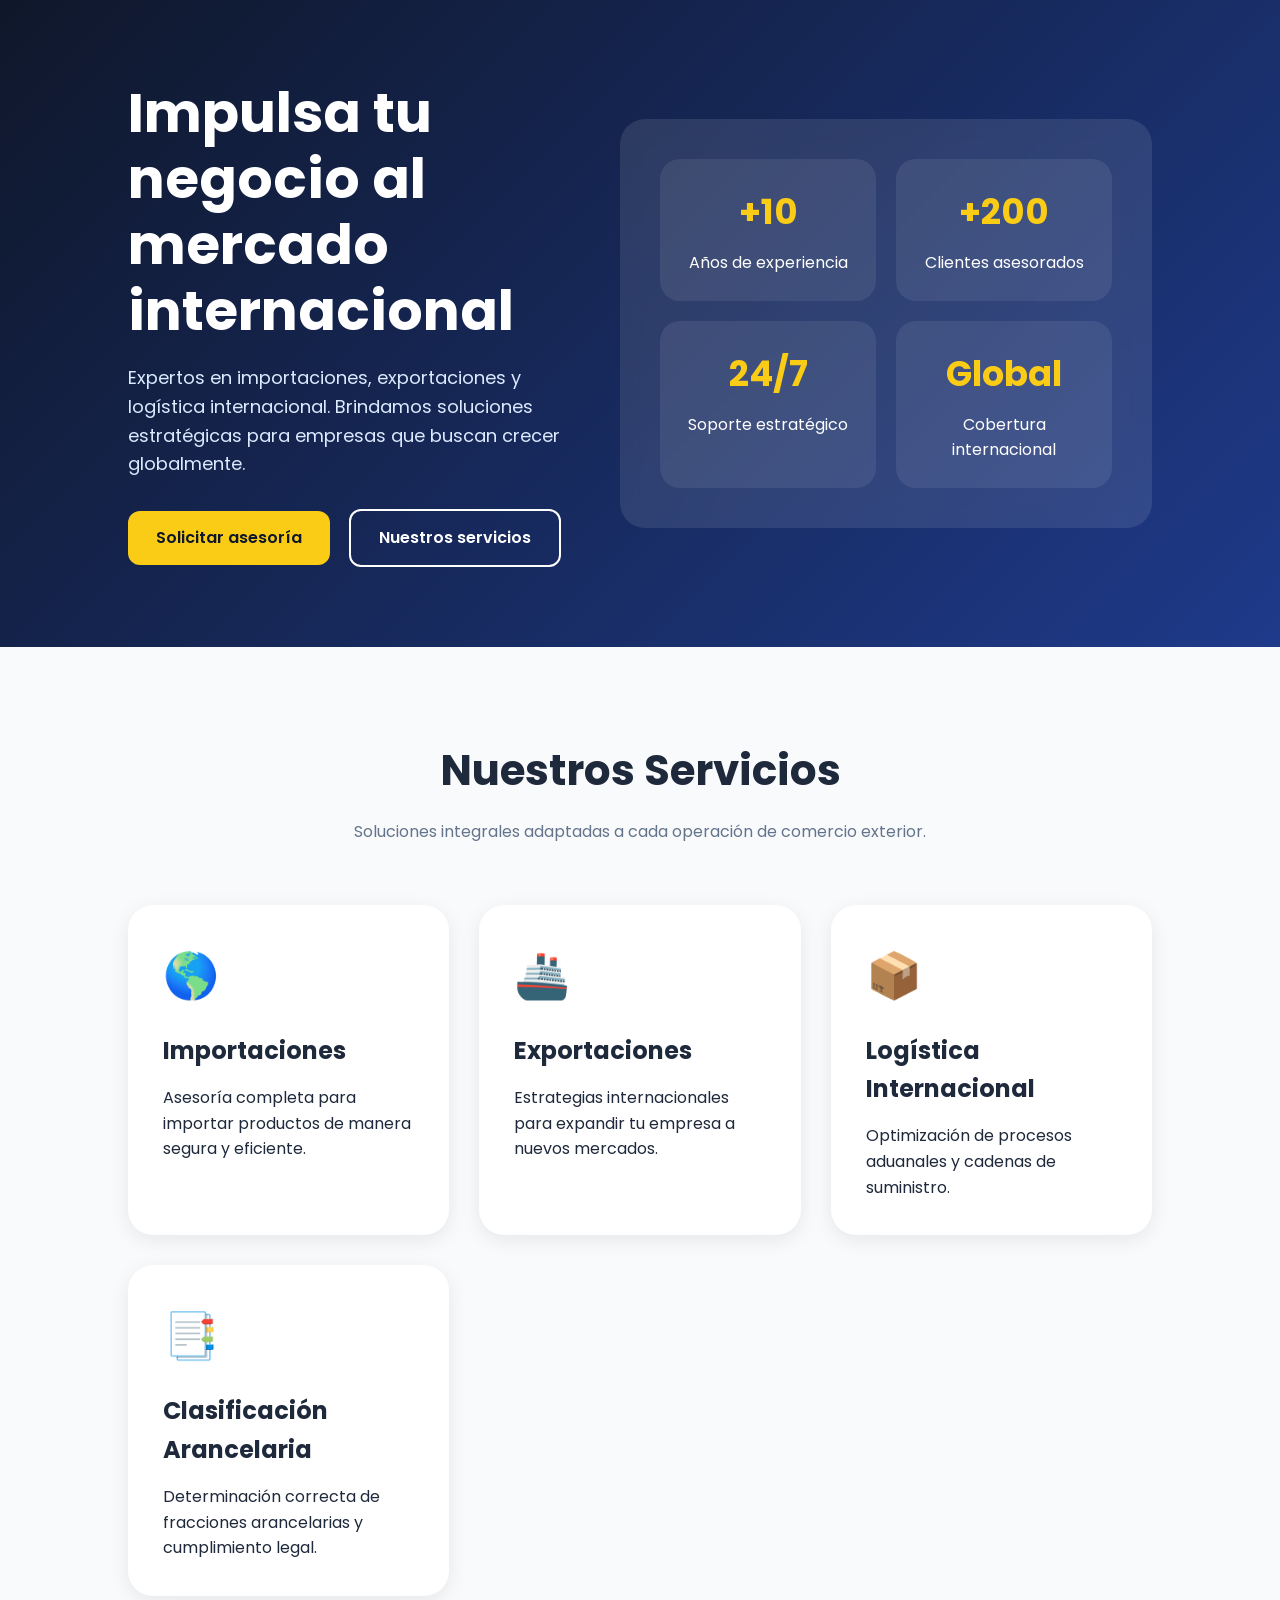
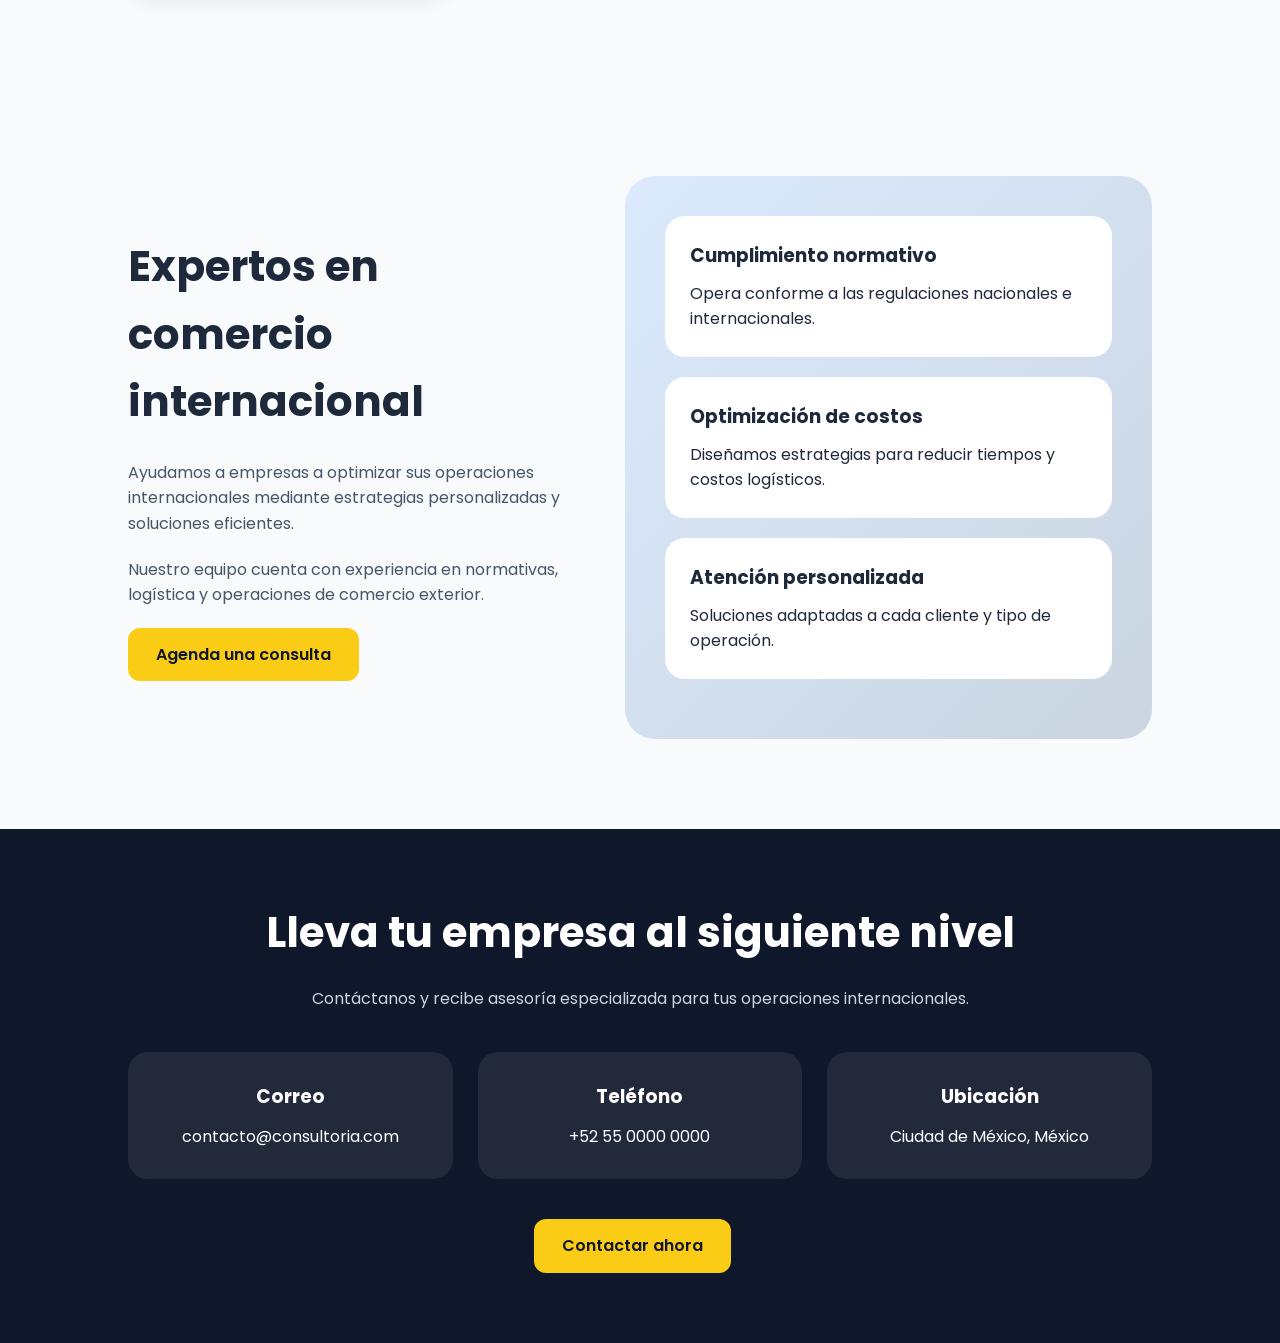
<file: lijucar.html>
<!DOCTYPE html>
<html lang="es">
<head>
  <meta charset="UTF-8">
  <meta name="viewport" content="width=device-width, initial-scale=1.0">
  <title>Consultoría de Comercio Exterior</title>
  <link href="https://fonts.googleapis.com/css2?family=Poppins:wght@300;400;500;600;700&display=swap" rel="stylesheet">
  <style>
    * {
      margin: 0;
      padding: 0;
      box-sizing: border-box;
      font-family: 'Poppins', sans-serif;
    }

    body {
      background: #f8fafc;
      color: #1e293b;
      line-height: 1.6;
    }

    header {
      background: linear-gradient(135deg, #0f172a, #1e3a8a);
      color: white;
      padding: 80px 10%;
      display: flex;
      justify-content: space-between;
      align-items: center;
      flex-wrap: wrap;
      gap: 40px;
    }

    .hero-text {
      flex: 1;
      min-width: 300px;
    }

    .hero-text h1 {
      font-size: 55px;
      margin-bottom: 20px;
      line-height: 1.2;
    }

    .hero-text p {
      font-size: 18px;
      margin-bottom: 30px;
      color: #dbeafe;
    }

    .btn {
      display: inline-block;
      padding: 14px 28px;
      border-radius: 12px;
      text-decoration: none;
      font-weight: 600;
      transition: 0.3s ease;
      margin-right: 15px;
    }

    .btn-primary {
      background: #facc15;
      color: #0f172a;
    }

    .btn-primary:hover {
      background: #fde047;
    }

    .btn-secondary {
      border: 2px solid white;
      color: white;
    }

    .btn-secondary:hover {
      background: white;
      color: #0f172a;
    }

    .hero-card {
      flex: 1;
      min-width: 280px;
      background: rgba(255,255,255,0.1);
      padding: 40px;
      border-radius: 25px;
      backdrop-filter: blur(10px);
    }

    .stats {
      display: grid;
      grid-template-columns: repeat(2, 1fr);
      gap: 20px;
    }

    .stat-box {
      background: rgba(255,255,255,0.08);
      padding: 25px;
      border-radius: 20px;
      text-align: center;
    }

    .stat-box h2 {
      color: #facc15;
      font-size: 35px;
      margin-bottom: 10px;
    }

    section {
      padding: 90px 10%;
    }

    .section-title {
      text-align: center;
      margin-bottom: 60px;
    }

    .section-title h2 {
      font-size: 42px;
      margin-bottom: 15px;
    }

    .section-title p {
      color: #64748b;
      max-width: 700px;
      margin: auto;
    }

    .services {
      display: grid;
      grid-template-columns: repeat(auto-fit, minmax(250px, 1fr));
      gap: 30px;
    }

    .service-card {
      background: white;
      padding: 35px;
      border-radius: 25px;
      box-shadow: 0 5px 20px rgba(0,0,0,0.08);
      transition: 0.3s ease;
    }

    .service-card:hover {
      transform: translateY(-8px);
    }

    .service-icon {
      font-size: 45px;
      margin-bottom: 20px;
    }

    .service-card h3 {
      margin-bottom: 15px;
      font-size: 24px;
    }

    .about {
      display: flex;
      align-items: center;
      gap: 50px;
      flex-wrap: wrap;
    }

    .about-text,
    .about-box {
      flex: 1;
      min-width: 300px;
    }

    .about-text h2 {
      font-size: 42px;
      margin-bottom: 25px;
    }

    .about-text p {
      margin-bottom: 20px;
      color: #475569;
    }

    .about-box {
      background: linear-gradient(135deg, #dbeafe, #cbd5e1);
      padding: 40px;
      border-radius: 30px;
    }

    .feature {
      background: white;
      padding: 25px;
      border-radius: 20px;
      margin-bottom: 20px;
    }

    .feature h3 {
      margin-bottom: 10px;
    }

    footer {
      background: #0f172a;
      color: white;
      text-align: center;
      padding: 70px 10%;
    }

    .contact-grid {
      display: grid;
      grid-template-columns: repeat(auto-fit, minmax(250px, 1fr));
      gap: 25px;
      margin: 40px 0;
    }

    .contact-card {
      background: rgba(255,255,255,0.08);
      padding: 30px;
      border-radius: 20px;
    }

    .contact-card h3 {
      margin-bottom: 12px;
    }

    @media(max-width: 768px) {
      .hero-text h1 {
        font-size: 40px;
      }

      .section-title h2,
      .about-text h2 {
        font-size: 32px;
      }

      header {
        padding-top: 60px;
      }
    }
  </style>
</head>
<body>

  <header>
    <div class="hero-text">
      <h1>Impulsa tu negocio al mercado internacional</h1>
      <p>
        Expertos en importaciones, exportaciones y logística internacional.
        Brindamos soluciones estratégicas para empresas que buscan crecer globalmente.
      </p>

      <a href="#contacto" class="btn btn-primary">Solicitar asesoría</a>
      <a href="#servicios" class="btn btn-secondary">Nuestros servicios</a>
    </div>

    <div class="hero-card">
      <div class="stats">
        <div class="stat-box">
          <h2>+10</h2>
          <p>Años de experiencia</p>
        </div>

        <div class="stat-box">
          <h2>+200</h2>
          <p>Clientes asesorados</p>
        </div>

        <div class="stat-box">
          <h2>24/7</h2>
          <p>Soporte estratégico</p>
        </div>

        <div class="stat-box">
          <h2>Global</h2>
          <p>Cobertura internacional</p>
        </div>
      </div>
    </div>
  </header>

  <section id="servicios">
    <div class="section-title">
      <h2>Nuestros Servicios</h2>
      <p>
        Soluciones integrales adaptadas a cada operación de comercio exterior.
      </p>
    </div>

    <div class="services">
      <div class="service-card">
        <div class="service-icon">🌎</div>
        <h3>Importaciones</h3>
        <p>
          Asesoría completa para importar productos de manera segura y eficiente.
        </p>
      </div>

      <div class="service-card">
        <div class="service-icon">🚢</div>
        <h3>Exportaciones</h3>
        <p>
          Estrategias internacionales para expandir tu empresa a nuevos mercados.
        </p>
      </div>

      <div class="service-card">
        <div class="service-icon">📦</div>
        <h3>Logística Internacional</h3>
        <p>
          Optimización de procesos aduanales y cadenas de suministro.
        </p>
      </div>

      <div class="service-card">
        <div class="service-icon">📑</div>
        <h3>Clasificación Arancelaria</h3>
        <p>
          Determinación correcta de fracciones arancelarias y cumplimiento legal.
        </p>
      </div>
    </div>
  </section>

  <section>
    <div class="about">
      <div class="about-text">
        <h2>Expertos en comercio internacional</h2>

        <p>
          Ayudamos a empresas a optimizar sus operaciones internacionales mediante estrategias personalizadas y soluciones eficientes.
        </p>

        <p>
          Nuestro equipo cuenta con experiencia en normativas, logística y operaciones de comercio exterior.
        </p>

        <a href="#contacto" class="btn btn-primary">Agenda una consulta</a>
      </div>

      <div class="about-box">
        <div class="feature">
          <h3>Cumplimiento normativo</h3>
          <p>
            Opera conforme a las regulaciones nacionales e internacionales.
          </p>
        </div>

        <div class="feature">
          <h3>Optimización de costos</h3>
          <p>
            Diseñamos estrategias para reducir tiempos y costos logísticos.
          </p>
        </div>

        <div class="feature">
          <h3>Atención personalizada</h3>
          <p>
            Soluciones adaptadas a cada cliente y tipo de operación.
          </p>
        </div>
      </div>
    </div>
  </section>

  <footer id="contacto">
    <h2 style="font-size: 42px; margin-bottom: 20px;">
      Lleva tu empresa al siguiente nivel
    </h2>

    <p style="color: #cbd5e1; max-width: 700px; margin: auto;">
      Contáctanos y recibe asesoría especializada para tus operaciones internacionales.
    </p>

    <div class="contact-grid">
      <div class="contact-card">
        <h3>Correo</h3>
        <p>contacto@consultoria.com</p>
      </div>

      <div class="contact-card">
        <h3>Teléfono</h3>
        <p>+52 55 0000 0000</p>
      </div>

      <div class="contact-card">
        <h3>Ubicación</h3>
        <p>Ciudad de México, México</p>
      </div>
    </div>

    <a href="#" class="btn btn-primary">Contactar ahora</a>
  </footer>

</body>
</html>
</file>
